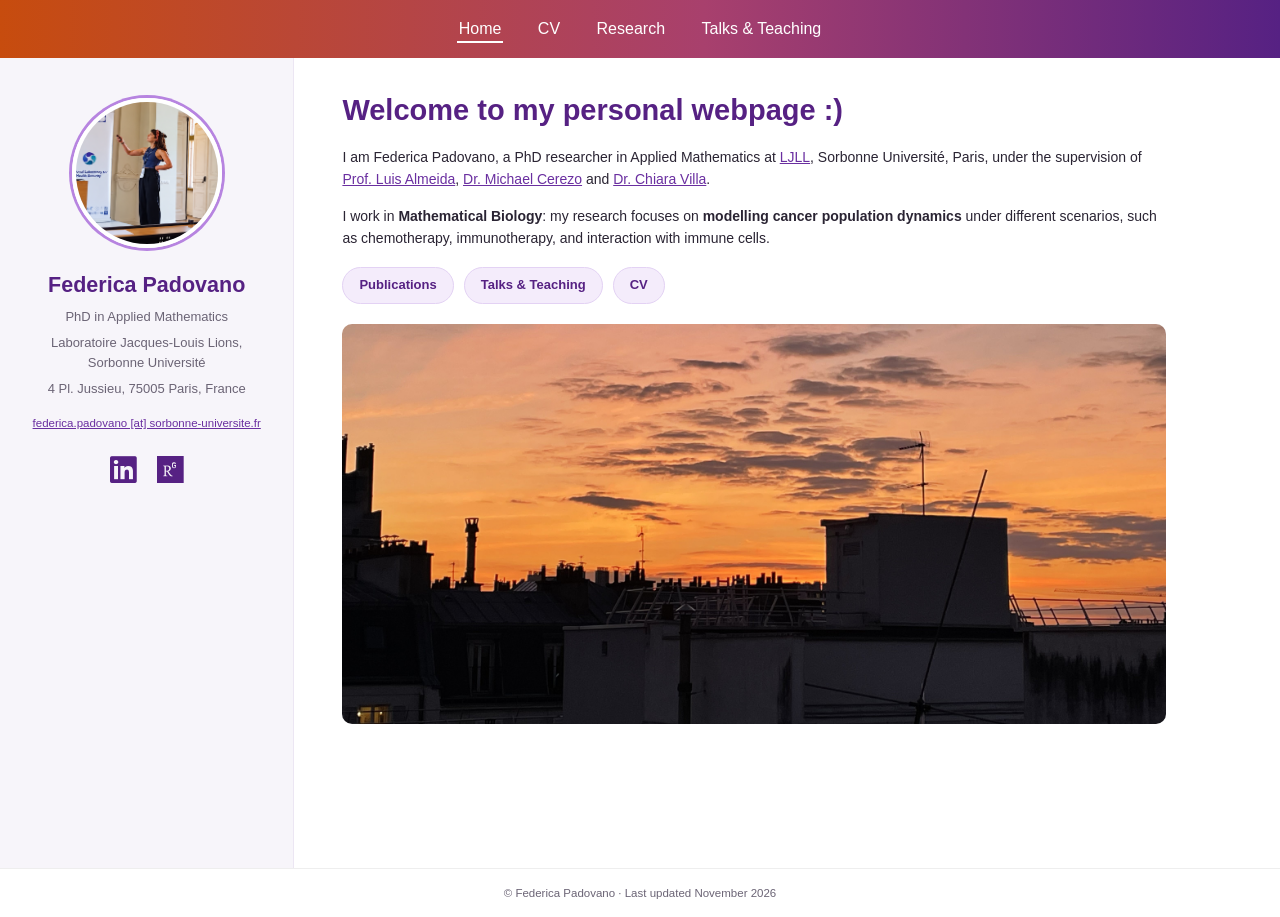
<file: index.html>
<!DOCTYPE html>
<html lang="en">
<head>
  <meta charset="UTF-8">
  <meta name="viewport" content="width=device-width, initial-scale=1.0">

  <!-- SEO: title and description shown in Google results -->
  <title>Federica Padovano – Applied Mathematics, LJLL Sorbonne Université</title>
  <meta name="description" content="Federica Padovano, PhD in Applied Mathematics at Laboratoire Jacques-Louis Lions (Sorbonne Université, Paris), working on mathematical models of cancer population dynamics, chemotherapy, immunotherapy and immune interactions.">
  <meta name="author" content="Federica Padovano">
  <meta name="robots" content="noimageindex">
  <link rel="canonical" href="https://federicapadovano.github.io/">
  <link rel="icon" type="image/png" href="favicon.png">

  <!-- Google Search Console verification (keep this line) -->
  <meta name="google-site-verification" content="Oq6GYFw7zNwmaHw-NTDx3ZVCS8SD_UdrUOP9y5OuX3o" />

  <!-- Preview when the link is shared (LinkedIn, WhatsApp, etc.) -->
  <meta property="og:type" content="profile">
  <meta property="og:title" content="Federica Padovano – Applied Mathematics">
  <meta property="og:description" content="PhD at LJLL, Sorbonne Université, working on mathematical models of cancer population dynamics.">
  <meta property="og:url" content="https://federicapadovano.github.io/">

  <!-- Structured data: tells Google this page is about the person Federica Padovano -->
  <script type="application/ld+json">
  {
    "@context": "https://schema.org",
    "@type": "Person",
    "name": "Federica Padovano",
    "jobTitle": "PhD researcher in Applied Mathematics",
    "affiliation": {
      "@type": "Organization",
      "name": "Laboratoire Jacques-Louis Lions, Sorbonne Université",
      "url": "https://www.ljll.fr/"
    },
    "url": "https://federicapadovano.github.io/",
    "knowsAbout": ["Mathematical Biology", "Cancer modelling", "Population dynamics", "Immunotherapy", "Chemotherapy"],
    "sameAs": [
      "https://www.linkedin.com/in/federica-padovano-a2215222a/",
      "https://www.researchgate.net/profile/Federica-Padovano-3"
    ]
  }
  </script>

  <link rel="stylesheet" href="style.css">
  <link rel="stylesheet" href="https://cdnjs.cloudflare.com/ajax/libs/font-awesome/6.4.0/css/all.min.css">
</head>
<body>

<nav>
  <a href="./" aria-current="page">Home</a>
  <a href="FP_CV.pdf">CV</a>
  <a href="research.html">Research</a>
  <a href="talks.html">Talks &amp; Teaching</a>
</nav>

<div class="main">

  <aside class="left">
    <img draggable="false" src="link_picture.png" alt="Federica Padovano" class="profile" width="150" height="150">
    <h1>Federica Padovano</h1>
    <p class="subtitle">PhD in Applied Mathematics</p>
    <p class="subtitle">Laboratoire Jacques-Louis Lions,<br>Sorbonne Université</p>
    <p class="subtitle">4 Pl. Jussieu, 75005 Paris, France</p>
    <p class="email"><a class="mail" href="#" data-user="federica.padovano" data-domain="sorbonne-universite.fr">federica.padovano [at] sorbonne-universite.fr</a></p>
    <div class="social">
      <a href="https://www.linkedin.com/in/federica-padovano-a2215222a/" rel="me noopener" aria-label="Federica Padovano on LinkedIn"><i class="fab fa-linkedin"></i></a>
      <a href="https://www.researchgate.net/profile/Federica-Padovano-3" rel="me noopener" aria-label="Federica Padovano on ResearchGate"><i class="fab fa-researchgate"></i></a>
    </div>
  </aside>

  <main class="right">
    <p class="welcome">Welcome to my personal webpage :)</p>
    <p>
      I am Federica Padovano, a PhD researcher in Applied Mathematics at <a href="https://www.ljll.fr/">LJLL</a>, Sorbonne Université, Paris, under the supervision of <a href="https://www.ljll.fr/~almeida/">Prof. Luis Almeida</a>, <a href="https://univ-cotedazur.fr/m-michael-cerezo">Dr. Michael Cerezo</a> and <a href="https://chiaravilla.github.io/website/index.html">Dr. Chiara Villa</a>.
    </p>
    <p>
      I work in <b>Mathematical Biology</b>: my research focuses on <b>modelling cancer population dynamics</b> under different scenarios, such as chemotherapy, immunotherapy, and interaction with immune cells.
    </p>
    <ul class="pills">
      <li><a href="research.html">Publications</a></li>
      <li><a href="talks.html">Talks &amp; Teaching</a></li>
      <li><a href="FP_CV.pdf">CV</a></li>
    </ul>

    <img draggable="false" src="cover.jpg" class="cover" alt="View of Paris" width="1600" height="777">
  </main>

</div>

<footer>© Federica Padovano · Last updated November 2026</footer>

<script>
  // Build the email link only when clicked, so the address never appears with "@" in the page
  document.querySelectorAll("a.mail").forEach(function (a) {
    a.addEventListener("click", function (e) {
      e.preventDefault();
      window.location.href = "mailto:" + a.dataset.user + "@" + a.dataset.domain;
    });
  });
  // Discourage saving pictures (right-click menu disabled on images)
  document.querySelectorAll("img").forEach(function (img) {
    img.addEventListener("contextmenu", function (e) { e.preventDefault(); });
  });
</script>

</body>
</html>
</file>
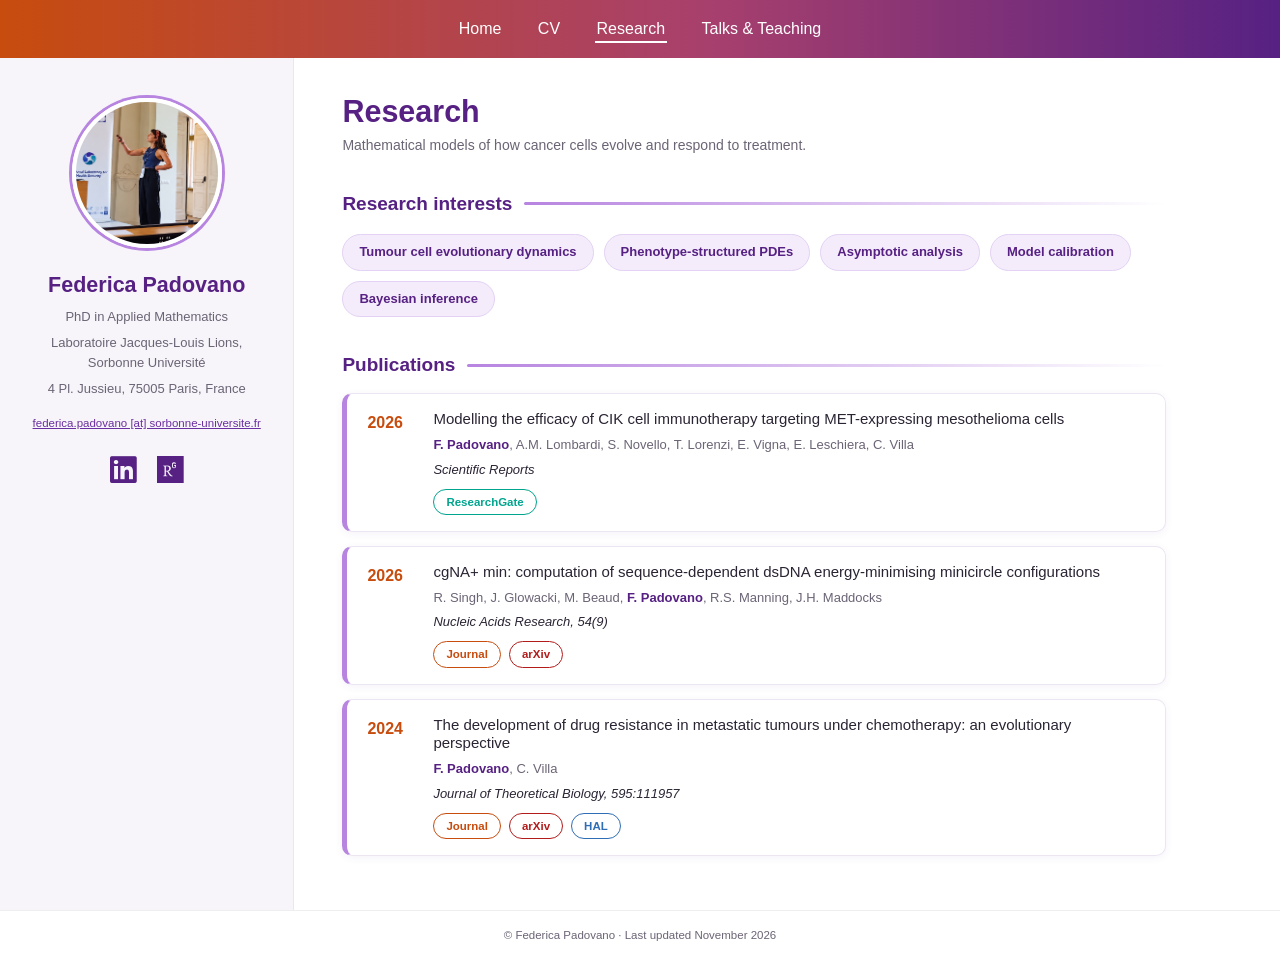
<file: research.html>
<!DOCTYPE html>
<html lang="en">
<head>
  <meta charset="UTF-8">
  <meta name="viewport" content="width=device-width, initial-scale=1.0">
  <title>Research and Publications – Federica Padovano</title>
  <meta name="description" content="Research interests and publications of Federica Padovano (LJLL, Sorbonne Université): mathematical modelling of tumour evolutionary dynamics, phenotype-structured PDEs, immunotherapy and chemotherapy.">
  <meta name="author" content="Federica Padovano">
  <meta name="robots" content="noimageindex">
  <link rel="canonical" href="https://federicapadovano.github.io/research.html">
  <link rel="icon" type="image/png" href="favicon.png">
  <meta property="og:title" content="Research and Publications – Federica Padovano">
  <meta property="og:url" content="https://federicapadovano.github.io/research.html">

  <link rel="stylesheet" href="style.css">
  <link rel="stylesheet" href="https://cdnjs.cloudflare.com/ajax/libs/font-awesome/6.4.0/css/all.min.css">
</head>
<body>

<nav>
  <a href="./">Home</a>
  <a href="FP_CV.pdf">CV</a>
  <a href="research.html" aria-current="page">Research</a>
  <a href="talks.html">Talks &amp; Teaching</a>
</nav>

<div class="main">

  <aside class="left">
    <img draggable="false" src="link_picture.png" alt="Federica Padovano" class="profile" width="150" height="150">
    <p class="name">Federica Padovano</p>
    <p class="subtitle">PhD in Applied Mathematics</p>
    <p class="subtitle">Laboratoire Jacques-Louis Lions,<br>Sorbonne Université</p>
    <p class="subtitle">4 Pl. Jussieu, 75005 Paris, France</p>
    <p class="email"><a class="mail" href="#" data-user="federica.padovano" data-domain="sorbonne-universite.fr">federica.padovano [at] sorbonne-universite.fr</a></p>
    <div class="social">
      <a href="https://www.linkedin.com/in/federica-padovano-a2215222a/" rel="me noopener" aria-label="Federica Padovano on LinkedIn"><i class="fab fa-linkedin"></i></a>
      <a href="https://www.researchgate.net/profile/Federica-Padovano-3" rel="me noopener" aria-label="Federica Padovano on ResearchGate"><i class="fab fa-researchgate"></i></a>
    </div>
  </aside>

  <main class="right">
    <h1>Research</h1>
    <p class="lead">Mathematical models of how cancer cells evolve and respond to treatment.</p>

    <h2>Research interests</h2>
    <ul class="pills">
      <li>Tumour cell evolutionary dynamics</li>
      <li>Phenotype-structured PDEs</li>
      <li>Asymptotic analysis</li>
      <li>Model calibration</li>
      <li>Bayesian inference</li>
    </ul>

    <h2>Publications</h2>

    <article class="pub">
      <div class="pub-year">2026</div>
      <div>
        <h3>Modelling the efficacy of CIK cell immunotherapy targeting MET-expressing mesothelioma cells</h3>
        <p class="authors"><b>F. Padovano</b>, A.M. Lombardi, S. Novello, T. Lorenzi, E. Vigna, E. Leschiera, C. Villa</p>
        <p class="venue">Scientific Reports</p>
        <div class="btns"><a class="btn rg" href="https://www.researchgate.net/publication/403612581_Modelling_the_efficacy_of_CIK_cell_immunotherapy_targeting_MET-expressing_mesothelioma_cells">ResearchGate</a></div>
      </div>
    </article>

    <article class="pub">
      <div class="pub-year">2026</div>
      <div>
        <h3>cgNA+ min: computation of sequence-dependent dsDNA energy-minimising minicircle configurations</h3>
        <p class="authors">R. Singh, J. Glowacki, M. Beaud, <b>F. Padovano</b>, R.S. Manning, J.H. Maddocks</p>
        <p class="venue">Nucleic Acids Research, 54(9)</p>
        <div class="btns"><a class="btn journal" href="https://academic.oup.com/nar/article/54/9/gkag398/8667319">Journal</a><a class="btn arxiv" href="https://arxiv.org/abs/2411.06036">arXiv</a></div>
      </div>
    </article>

    <article class="pub">
      <div class="pub-year">2024</div>
      <div>
        <h3>The development of drug resistance in metastatic tumours under chemotherapy: an evolutionary perspective</h3>
        <p class="authors"><b>F. Padovano</b>, C. Villa</p>
        <p class="venue">Journal of Theoretical Biology, 595:111957</p>
        <div class="btns"><a class="btn journal" href="https://www.sciencedirect.com/science/article/abs/pii/S002251932400242X">Journal</a><a class="btn arxiv" href="https://arxiv.org/abs/2405.20203">arXiv</a><a class="btn hal" href="https://hal.science/hal-04595087v3">HAL</a></div>
      </div>
    </article>
  </main>

</div>

<footer>© Federica Padovano · Last updated November 2026</footer>

<script>
  // Build the email link only when clicked, so the address never appears with "@" in the page
  document.querySelectorAll("a.mail").forEach(function (a) {
    a.addEventListener("click", function (e) {
      e.preventDefault();
      window.location.href = "mailto:" + a.dataset.user + "@" + a.dataset.domain;
    });
  });
  // Discourage saving pictures (right-click menu disabled on images)
  document.querySelectorAll("img").forEach(function (img) {
    img.addEventListener("contextmenu", function (e) { e.preventDefault(); });
  });
</script>

</body>
</html>
</file>
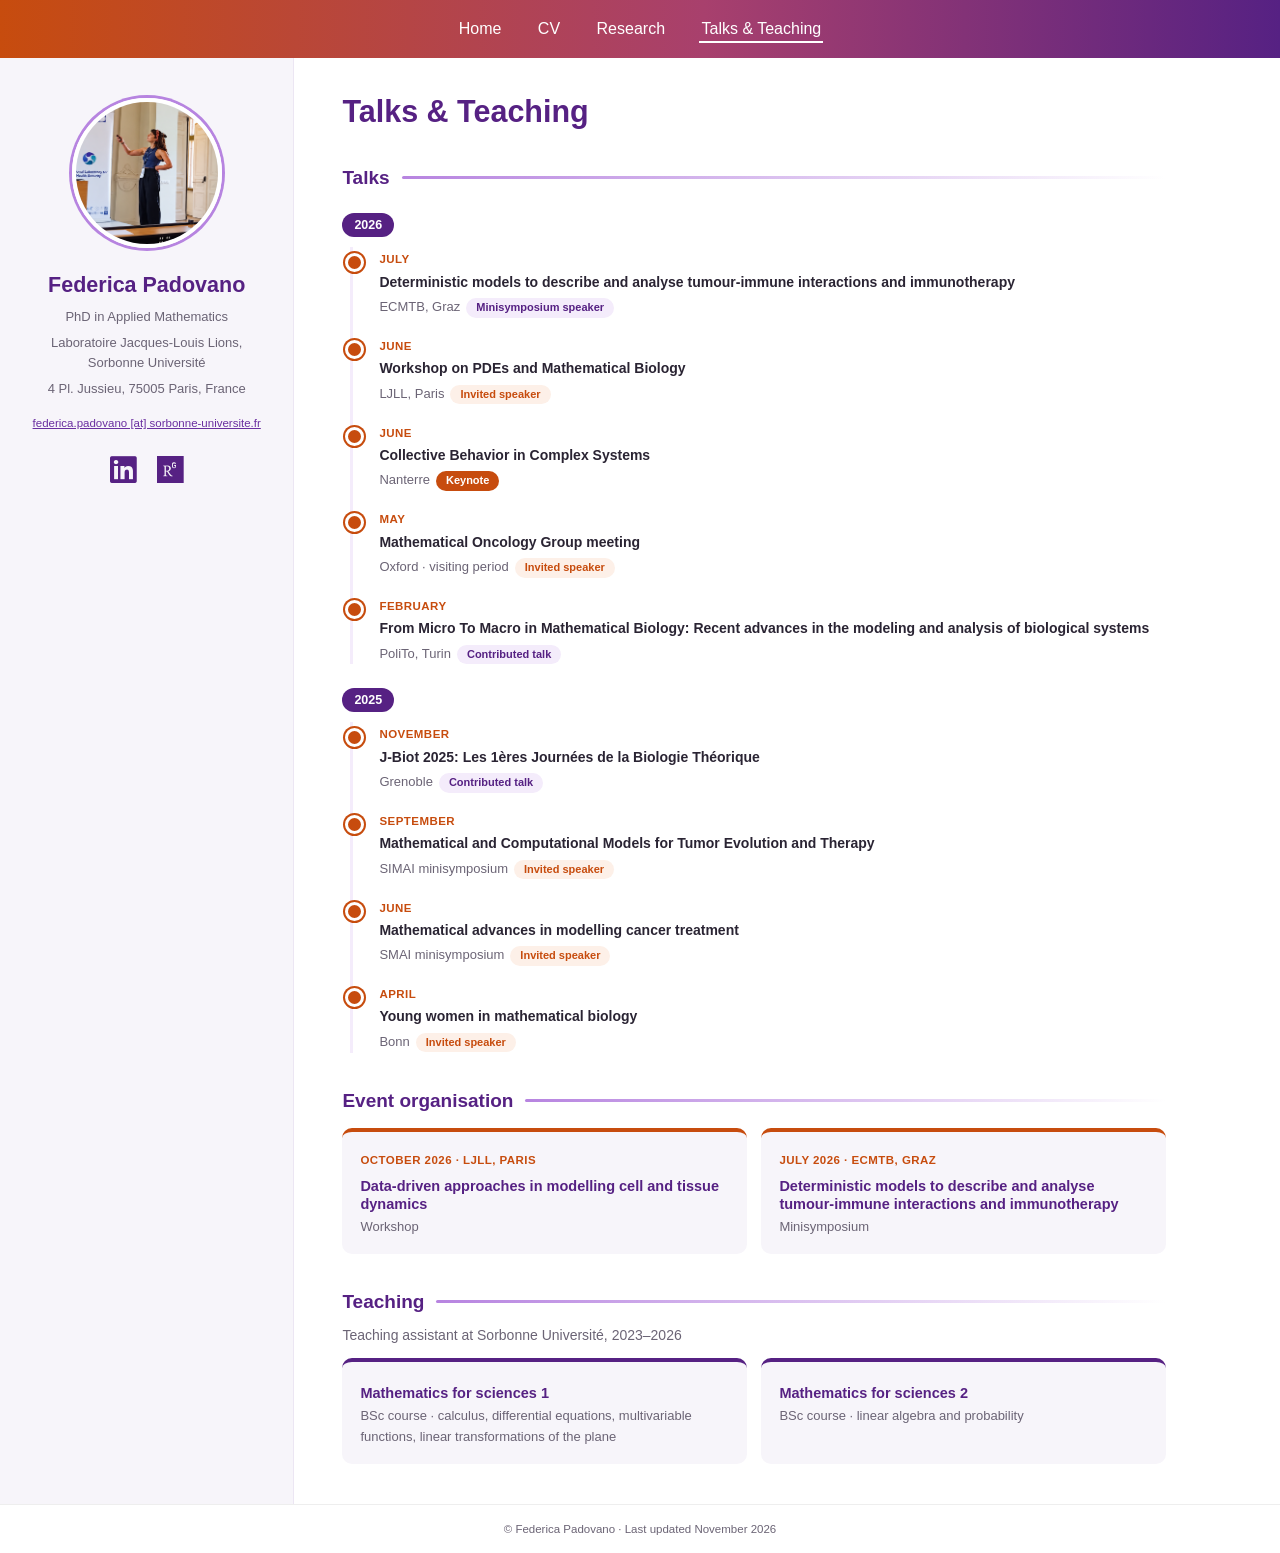
<file: talks.html>
<!DOCTYPE html>
<html lang="en">
<head>
  <meta charset="UTF-8">
  <meta name="viewport" content="width=device-width, initial-scale=1.0">
  <title>Talks and Teaching – Federica Padovano</title>
  <meta name="description" content="Talks, conference presentations, event organisation and teaching of Federica Padovano, PhD in Applied Mathematics at LJLL, Sorbonne Université.">
  <meta name="author" content="Federica Padovano">
  <meta name="robots" content="noimageindex">
  <link rel="canonical" href="https://federicapadovano.github.io/talks.html">
  <link rel="icon" type="image/png" href="favicon.png">
  <meta property="og:title" content="Talks and Teaching – Federica Padovano">
  <meta property="og:url" content="https://federicapadovano.github.io/talks.html">

  <link rel="stylesheet" href="style.css">
  <link rel="stylesheet" href="https://cdnjs.cloudflare.com/ajax/libs/font-awesome/6.4.0/css/all.min.css">
</head>
<body>

<nav>
  <a href="./">Home</a>
  <a href="FP_CV.pdf">CV</a>
  <a href="research.html">Research</a>
  <a href="talks.html" aria-current="page">Talks &amp; Teaching</a>
</nav>

<div class="main">

  <aside class="left">
    <img draggable="false" src="link_picture.png" alt="Federica Padovano" class="profile" width="150" height="150">
    <p class="name">Federica Padovano</p>
    <p class="subtitle">PhD in Applied Mathematics</p>
    <p class="subtitle">Laboratoire Jacques-Louis Lions,<br>Sorbonne Université</p>
    <p class="subtitle">4 Pl. Jussieu, 75005 Paris, France</p>
    <p class="email"><a class="mail" href="#" data-user="federica.padovano" data-domain="sorbonne-universite.fr">federica.padovano [at] sorbonne-universite.fr</a></p>
    <div class="social">
      <a href="https://www.linkedin.com/in/federica-padovano-a2215222a/" rel="me noopener" aria-label="Federica Padovano on LinkedIn"><i class="fab fa-linkedin"></i></a>
      <a href="https://www.researchgate.net/profile/Federica-Padovano-3" rel="me noopener" aria-label="Federica Padovano on ResearchGate"><i class="fab fa-researchgate"></i></a>
    </div>
  </aside>

  <main class="right">
    <h1>Talks &amp; Teaching</h1>

    <h2>Talks</h2>

    <span class="year">2026</span>
    <ul class="timeline">
      <li><span class="when">July</span>
        <p class="talk-title">Deterministic models to describe and analyse tumour-immune interactions and immunotherapy</p>
        <span class="where">ECMTB, Graz</span><span class="tag">Minisymposium speaker</span></li>
      <li><span class="when">June</span>
        <p class="talk-title">Workshop on PDEs and Mathematical Biology</p>
        <span class="where">LJLL, Paris</span><span class="tag invited">Invited speaker</span></li>
      <li><span class="when">June</span>
        <p class="talk-title">Collective Behavior in Complex Systems</p>
        <span class="where">Nanterre</span><span class="tag keynote">Keynote</span></li>
      <li><span class="when">May</span>
        <p class="talk-title">Mathematical Oncology Group meeting</p>
        <span class="where">Oxford · visiting period</span><span class="tag invited">Invited speaker</span></li>
      <li><span class="when">February</span>
        <p class="talk-title">From Micro To Macro in Mathematical Biology: Recent advances in the modeling and analysis of biological systems</p>
        <span class="where">PoliTo, Turin</span><span class="tag">Contributed talk</span></li>
    </ul>

    <span class="year">2025</span>
    <ul class="timeline">
      <li><span class="when">November</span>
        <p class="talk-title">J-Biot 2025: Les 1ères Journées de la Biologie Théorique</p>
        <span class="where">Grenoble</span><span class="tag">Contributed talk</span></li>
      <li><span class="when">September</span>
        <p class="talk-title">Mathematical and Computational Models for Tumor Evolution and Therapy</p>
        <span class="where">SIMAI minisymposium</span><span class="tag invited">Invited speaker</span></li>
      <li><span class="when">June</span>
        <p class="talk-title">Mathematical advances in modelling cancer treatment</p>
        <span class="where">SMAI minisymposium</span><span class="tag invited">Invited speaker</span></li>
      <li><span class="when">April</span>
        <p class="talk-title">Young women in mathematical biology</p>
        <span class="where">Bonn</span><span class="tag invited">Invited speaker</span></li>
    </ul>

    <h2>Event organisation</h2>
    <div class="cards">
      <div class="card alt">
        <span class="when">October 2026 · LJLL, Paris</span>
        <h3>Data-driven approaches in modelling cell and tissue dynamics</h3>
        <p>Workshop</p>
      </div>
      <div class="card alt">
        <span class="when">July 2026 · ECMTB, Graz</span>
        <h3>Deterministic models to describe and analyse tumour-immune interactions and immunotherapy</h3>
        <p>Minisymposium</p>
      </div>
    </div>

    <h2>Teaching</h2>
    <p class="role">Teaching assistant at Sorbonne Université, 2023–2026</p>
    <div class="cards">
      <div class="card">
        <h3>Mathematics for sciences 1</h3>
        <p>BSc course · calculus, differential equations, multivariable functions, linear transformations of the plane</p>
      </div>
      <div class="card">
        <h3>Mathematics for sciences 2</h3>
        <p>BSc course · linear algebra and probability</p>
      </div>
    </div>
  </main>

</div>

<footer>© Federica Padovano · Last updated November 2026</footer>

<script>
  // Build the email link only when clicked, so the address never appears with "@" in the page
  document.querySelectorAll("a.mail").forEach(function (a) {
    a.addEventListener("click", function (e) {
      e.preventDefault();
      window.location.href = "mailto:" + a.dataset.user + "@" + a.dataset.domain;
    });
  });
  // Discourage saving pictures (right-click menu disabled on images)
  document.querySelectorAll("img").forEach(function (img) {
    img.addEventListener("contextmenu", function (e) { e.preventDefault(); });
  });
</script>

</body>
</html>
</file>
<file: style.css>
/* Colours are defined once below: change them here and the whole site follows. */
:root {
  --orange: #C74C0E;
  --orange-soft: #fdf0e8;
  --purple: #562183;
  --lilac: #B784E0;
  --lilac-soft: #f4ecfb;
  --grey-bg: #f7f5fa;
  --text: #2a2433;
  --muted: #6b6475;
  --link: #6a2fa0;
  --title-font: "Segoe UI", "Helvetica Neue", Helvetica, Arial, sans-serif;
}

* { box-sizing: border-box; }

body {
  font-family: "Segoe UI", "Helvetica Neue", Arial, sans-serif;
  margin: 0;
  color: var(--text);
  line-height: 1.6;
}

a { color: var(--link); }
a:hover { color: var(--orange); }

/* ---------- Navigation ---------- */
nav {
  padding: 16px;
  text-align: center;
  background: linear-gradient(90deg, var(--orange), #a8406d 55%, var(--purple));
}
nav a {
  margin: 0 14px;
  text-decoration: none;
  color: #fff;
  font-family: var(--title-font);
  font-weight: 500;
  font-size: 16px;
  padding: 4px 2px;
  border-bottom: 2px solid transparent;
}
nav a:hover, nav a[aria-current="page"] { color: #fff; border-bottom-color: #fff; }

/* ---------- Layout ---------- */
.main { display: flex; min-height: 90vh; font-size: 14px; }

.left {
  width: 23%;
  min-width: 230px;
  padding: 40px 22px;
  text-align: center;
  background-color: var(--grey-bg);
  border-right: 1px solid #ece6f3;
}
.right { flex: 1; padding: 28px 48px 40px; max-width: 920px; }

h1, h2, h3, .name { font-family: var(--title-font); font-weight: 700; line-height: 1.25; }

.left h1, .name { font-size: 21.5px; margin: 0 0 8px; color: var(--purple); }

.profile {
  width: 150px; height: 150px;
  border-radius: 50%;
  object-fit: cover;
  margin-bottom: 18px;
  border: 4px solid #fff;
  box-shadow: 0 0 0 3px var(--lilac);
}
.subtitle { color: var(--muted); margin: 5px 0; font-size: 13px; }
.email { font-size: 11.5px; overflow-wrap: anywhere; margin-top: 14px; }
.social { margin-top: 14px; display: flex; justify-content: center; gap: 20px; }
.social a { font-size: 30.5px; text-decoration: none; color: var(--purple); }
.social a:hover { color: var(--orange); }

/* ---------- Page and section titles ---------- */
.right h1 {
  font-size: 30.5px;
  color: var(--purple);
  margin: 6px 0 4px;
}
.lead { color: var(--muted); margin: 0 0 10px; }

.right h2 {
  font-size: 19px;
  color: var(--purple);
  margin: 36px 0 16px;
  display: flex; align-items: center; gap: 12px;
}
.right h2::after {            /* coloured line after each section title */
  content: "";
  flex: 1;
  height: 3px;
  border-radius: 3px;
  background: linear-gradient(90deg, var(--lilac), transparent);
}

/* ---------- Research interests as pills ---------- */
.pills { display: flex; flex-wrap: wrap; gap: 10px; padding: 0; margin: 0; list-style: none; }
.pills li {
  background: var(--lilac-soft);
  color: var(--purple);
  border: 1px solid #e3d2f4;
  padding: 7px 16px;
  border-radius: 999px;
  font-weight: 600;
  font-size: 13px;
}

/* ---------- Publications as cards ---------- */
.pub {
  display: flex; gap: 18px;
  background: #fff;
  border: 1px solid #ece6f3;
  border-left: 5px solid var(--lilac);
  border-radius: 10px;
  padding: 16px 20px;
  margin-bottom: 14px;
  box-shadow: 0 2px 8px rgba(86, 33, 131, 0.06);
}
.pub:hover { border-left-color: var(--orange); }
.pub-year {
  font-family: var(--title-font); font-weight: 700;
  color: var(--orange);
  font-size: 16px;
  min-width: 48px;
}
.pub h3 { font-size: 15px; margin: 0 0 6px; color: var(--text); font-weight: 500; }
.pub p { margin: 0 0 4px; }
.authors { color: var(--muted); font-size: 13px; }
.authors b { color: var(--purple); }
.venue { font-style: italic; font-size: 13px; }

.btns { margin-top: 8px; display: flex; gap: 8px; flex-wrap: wrap; }
.btn {
  display: inline-block;
  font-size: 11.5px; font-weight: 600;
  padding: 3px 12px;
  border-radius: 999px;
  text-decoration: none;
  border: 1.5px solid currentColor;
}
.btn.journal { color: var(--orange); }
.btn.arxiv   { color: #b31b1b; }
.btn.hal     { color: #2f6db5; }
.btn.rg      { color: #00a58e; }
.btn:hover   { background: rgba(86, 33, 131, 0.07); }

/* ---------- Talks as a timeline ---------- */
.year {
  font-family: var(--title-font); font-weight: 700;
  display: inline-block;
  background: var(--purple); color: #fff;
  font-size: 12.5px;
  padding: 2px 12px; border-radius: 999px;
  margin: 8px 0 10px;
}
.timeline { list-style: none; margin: 0 0 10px 8px; padding: 0 0 0 26px; border-left: 3px solid var(--lilac-soft); }
.timeline li { position: relative; margin-bottom: 16px; }
.timeline li::before {         /* coloured dot on the line */
  content: "";
  position: absolute; left: -34px; top: 6px;
  width: 13px; height: 13px; border-radius: 50%;
  background: var(--orange);
  border: 3px solid #fff;
  box-shadow: 0 0 0 2px var(--orange);
}
.when { font-size: 11.5px; font-weight: 700; color: var(--orange); text-transform: uppercase; letter-spacing: .04em; }
.talk-title { font-weight: 600; margin: 1px 0 2px; }
.where { color: var(--muted); font-size: 13px; }
.tag {
  display: inline-block;
  font-size: 11px; font-weight: 600;
  padding: 1px 10px; margin-left: 6px;
  border-radius: 999px;
  background: var(--lilac-soft); color: var(--purple);
}
.tag.invited { background: var(--orange-soft); color: var(--orange); }
.tag.keynote { background: var(--orange); color: #fff; }

/* ---------- Small cards (organisation, teaching) ---------- */
.cards { display: grid; grid-template-columns: repeat(auto-fit, minmax(250px, 1fr)); gap: 14px; }
.card {
  background: var(--grey-bg);
  border-radius: 10px;
  padding: 16px 18px;
  border-top: 4px solid var(--purple);
}
.card.alt { border-top-color: var(--orange); }
.card h3 { font-size: 14.5px; margin: 6px 0 4px; color: var(--purple); }
.card p { margin: 0; font-size: 13px; color: var(--muted); }
.role { color: var(--muted); margin: -6px 0 12px; }

.cover { width: 100%; height: auto; margin-top: 20px; border-radius: 10px; }

footer {
  text-align: center; font-size: 11.5px; color: var(--muted);
  padding: 15px; border-top: 1px solid #eee;
}

/* ---------- Phones ---------- */
@media (max-width: 768px) {
  .main { flex-direction: column; }
  .left, .right { width: 100%; padding: 20px; }
  .left { border-right: 0; }
  nav a { display: inline-block; margin: 4px 8px; font-size: 14.5px; }
  .profile { width: 110px; height: 110px; }
  .right h1 { font-size: 24.5px; }
  .pub { flex-direction: column; gap: 4px; padding: 14px 16px; }
}

/* ---------- Discourage saving pictures ---------- */
img { -webkit-user-drag: none; -webkit-touch-callout: none; user-select: none; }

/* ---------- Home page ---------- */
.welcome {
  font-family: var(--title-font); font-weight: 700;
  font-size: 29px; line-height: 1.25;
  color: var(--purple);
  margin: 6px 0 18px;
}
.pills a { color: inherit; text-decoration: none; }
.pills li:hover { background: var(--orange-soft); border-color: #f3c9b1; }
.pills li:hover a { color: var(--orange); }
.right > .pills { margin-top: 18px; }
@media (max-width: 768px) { .welcome { font-size: 22.5px; } }
</file>
